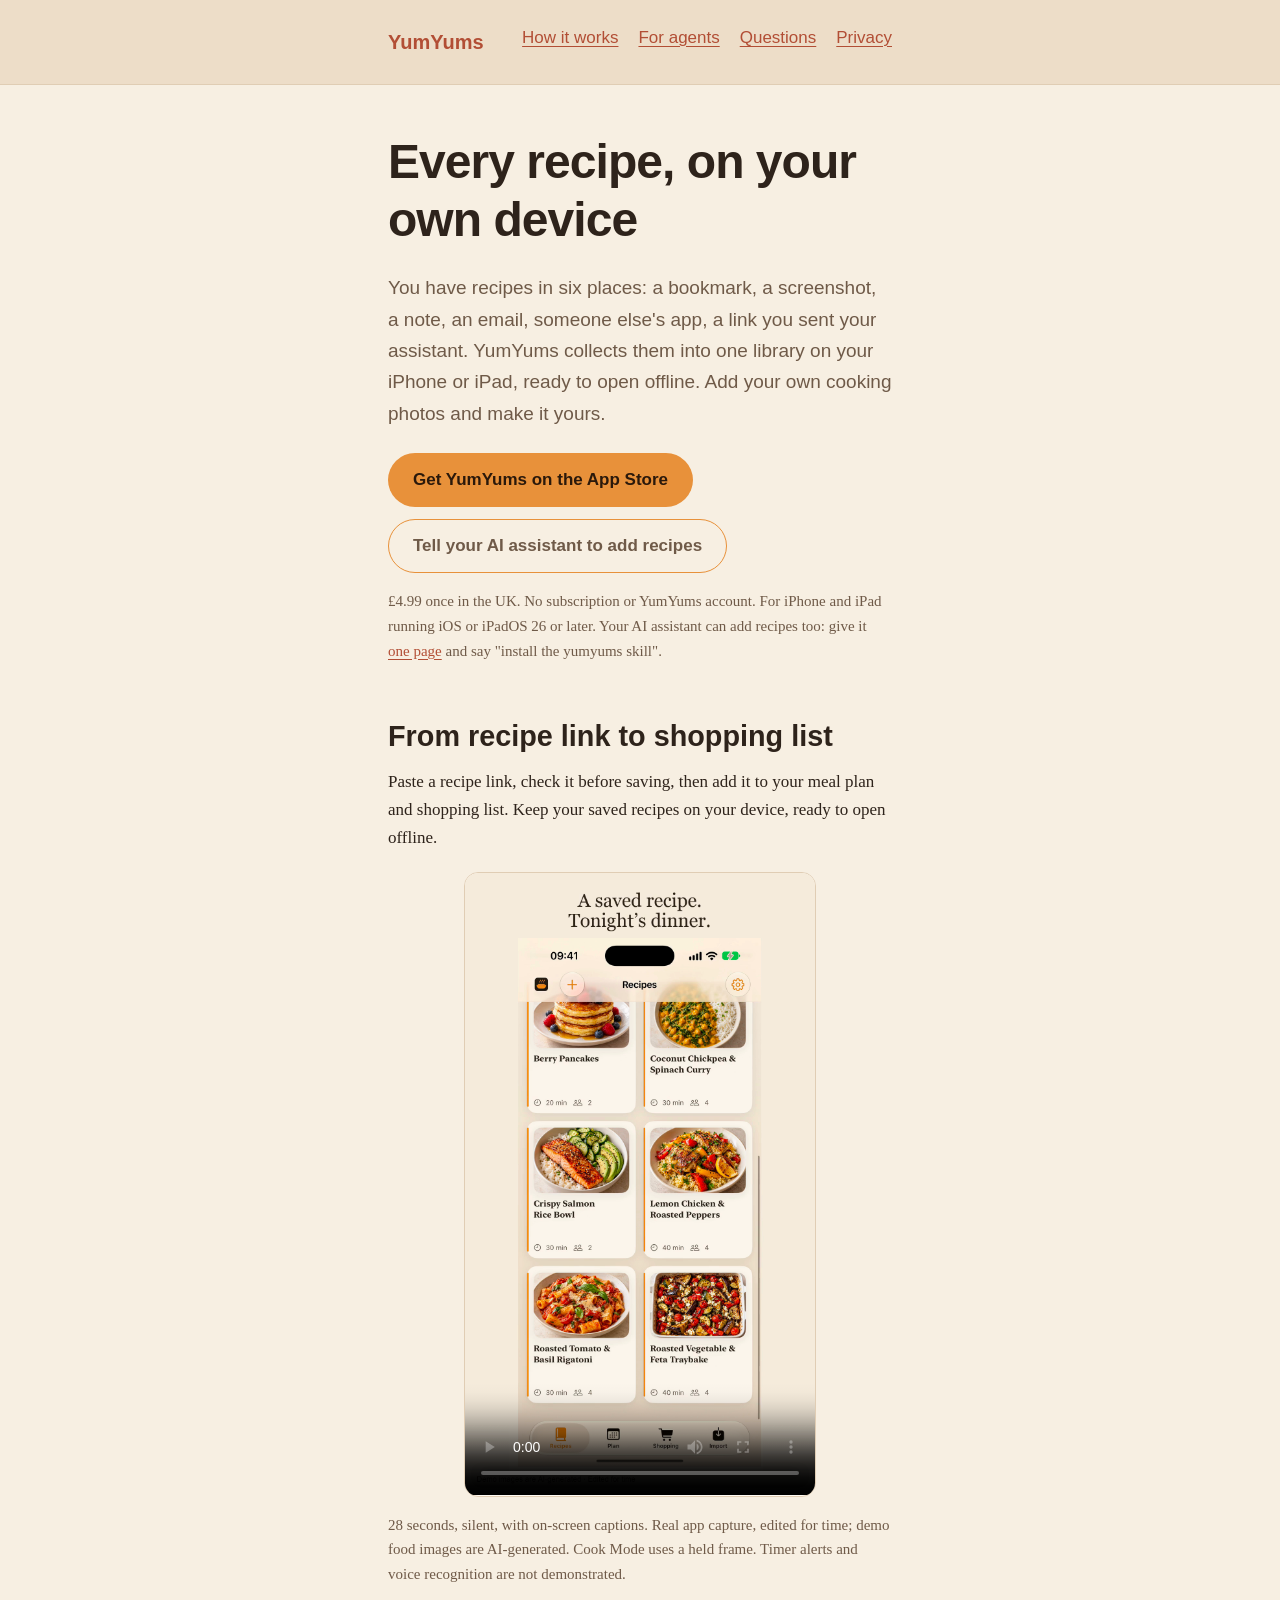
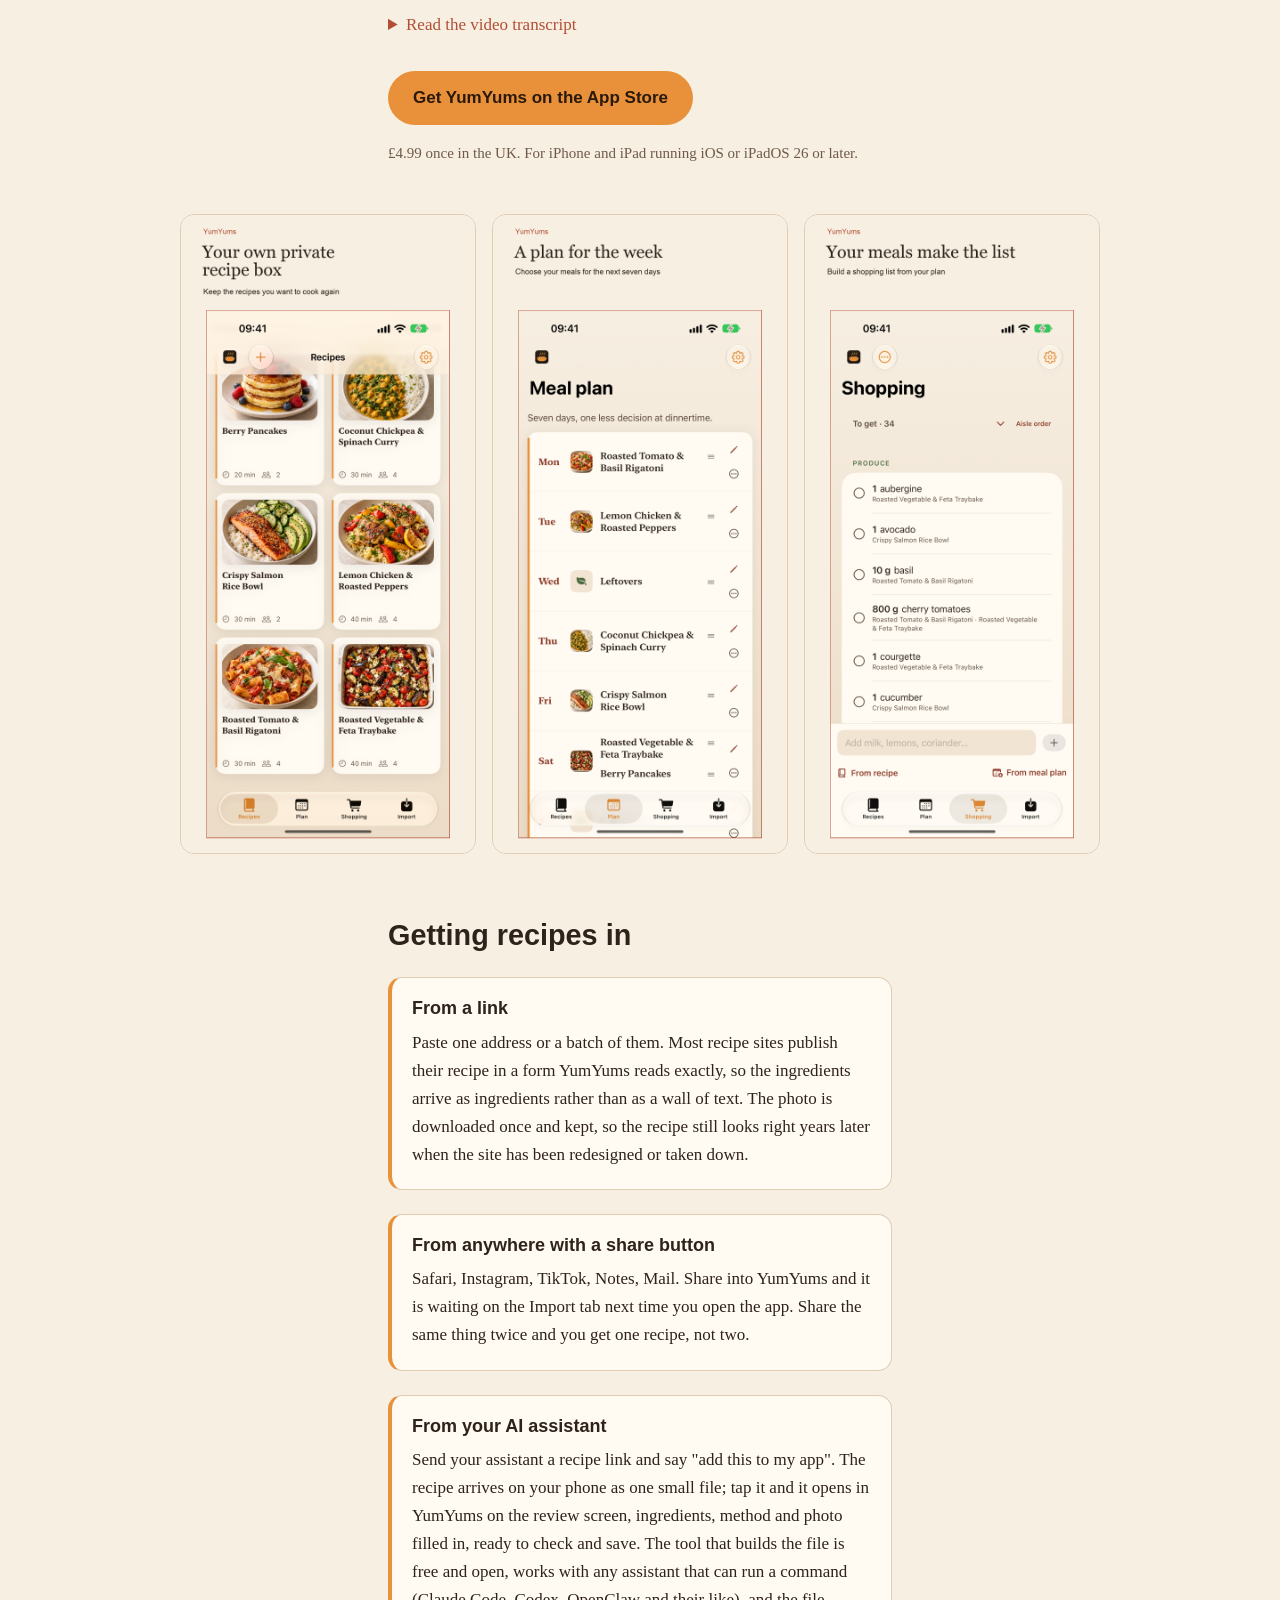
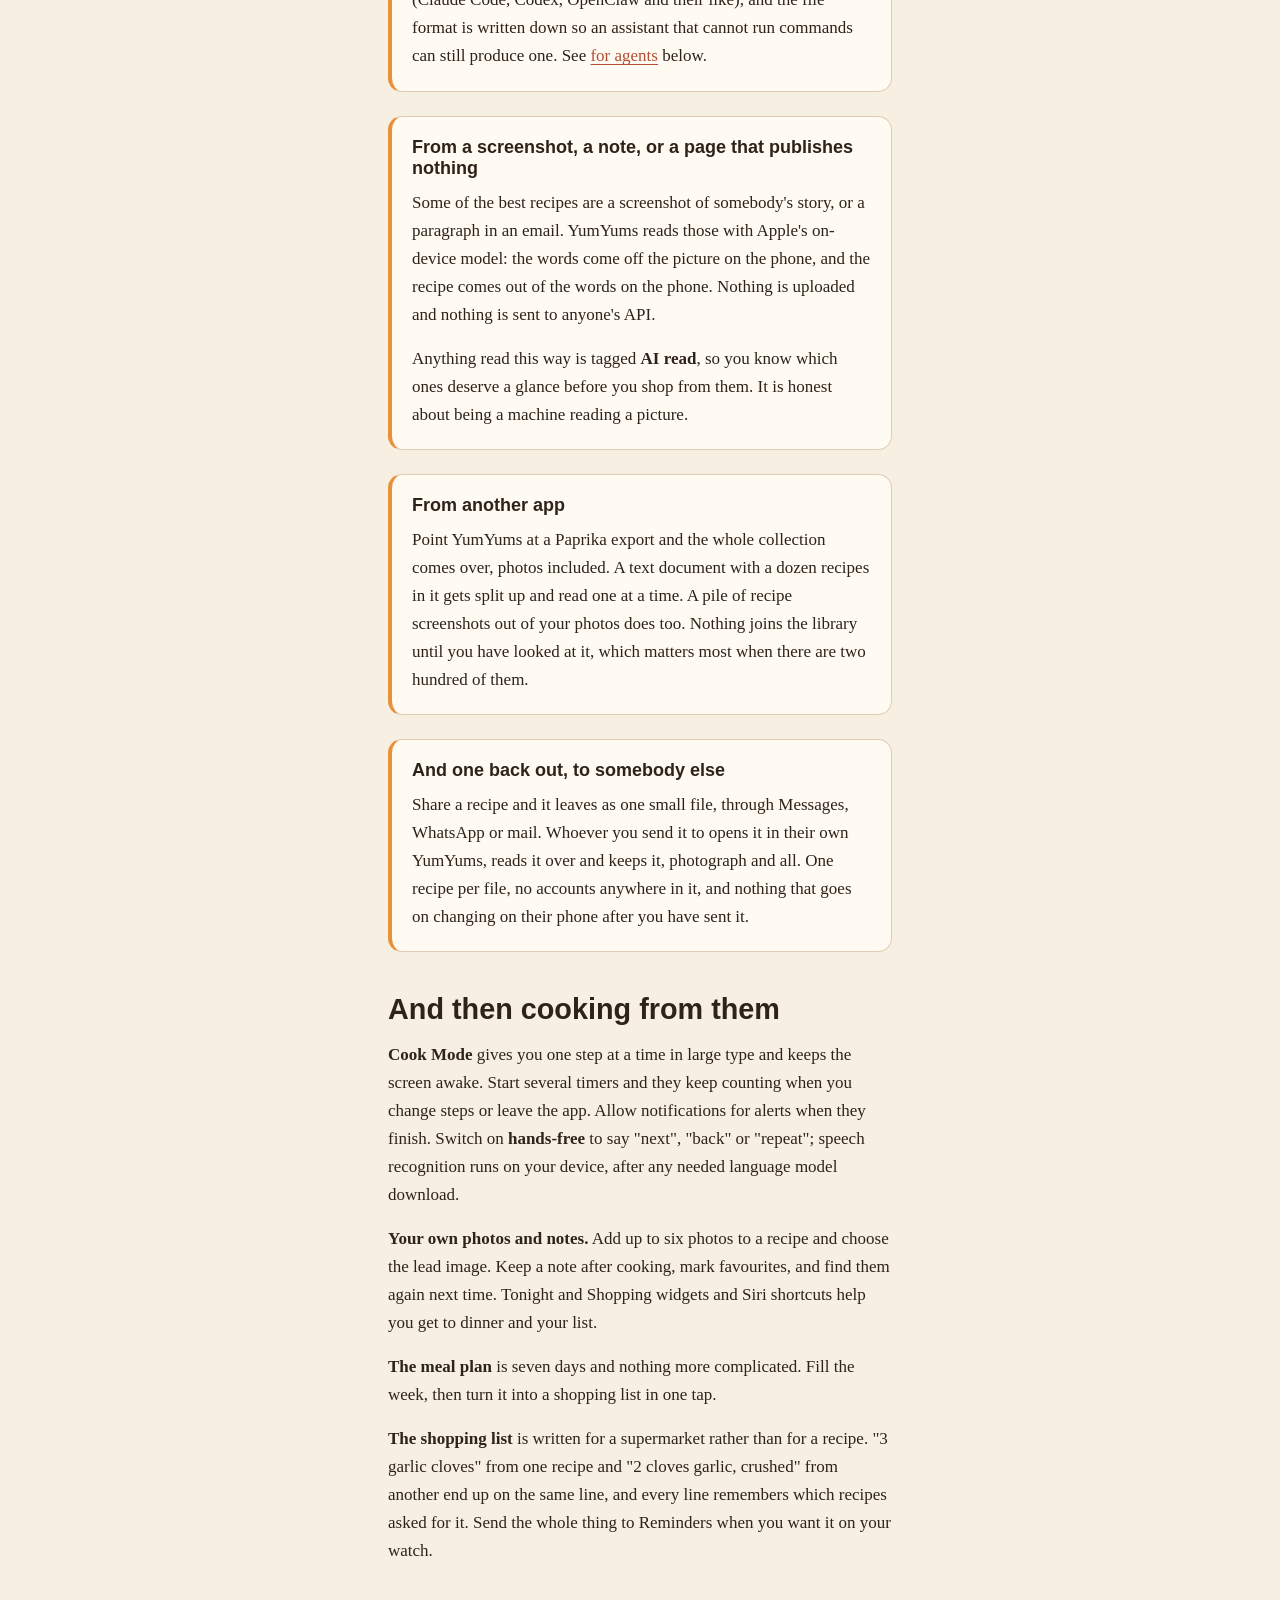
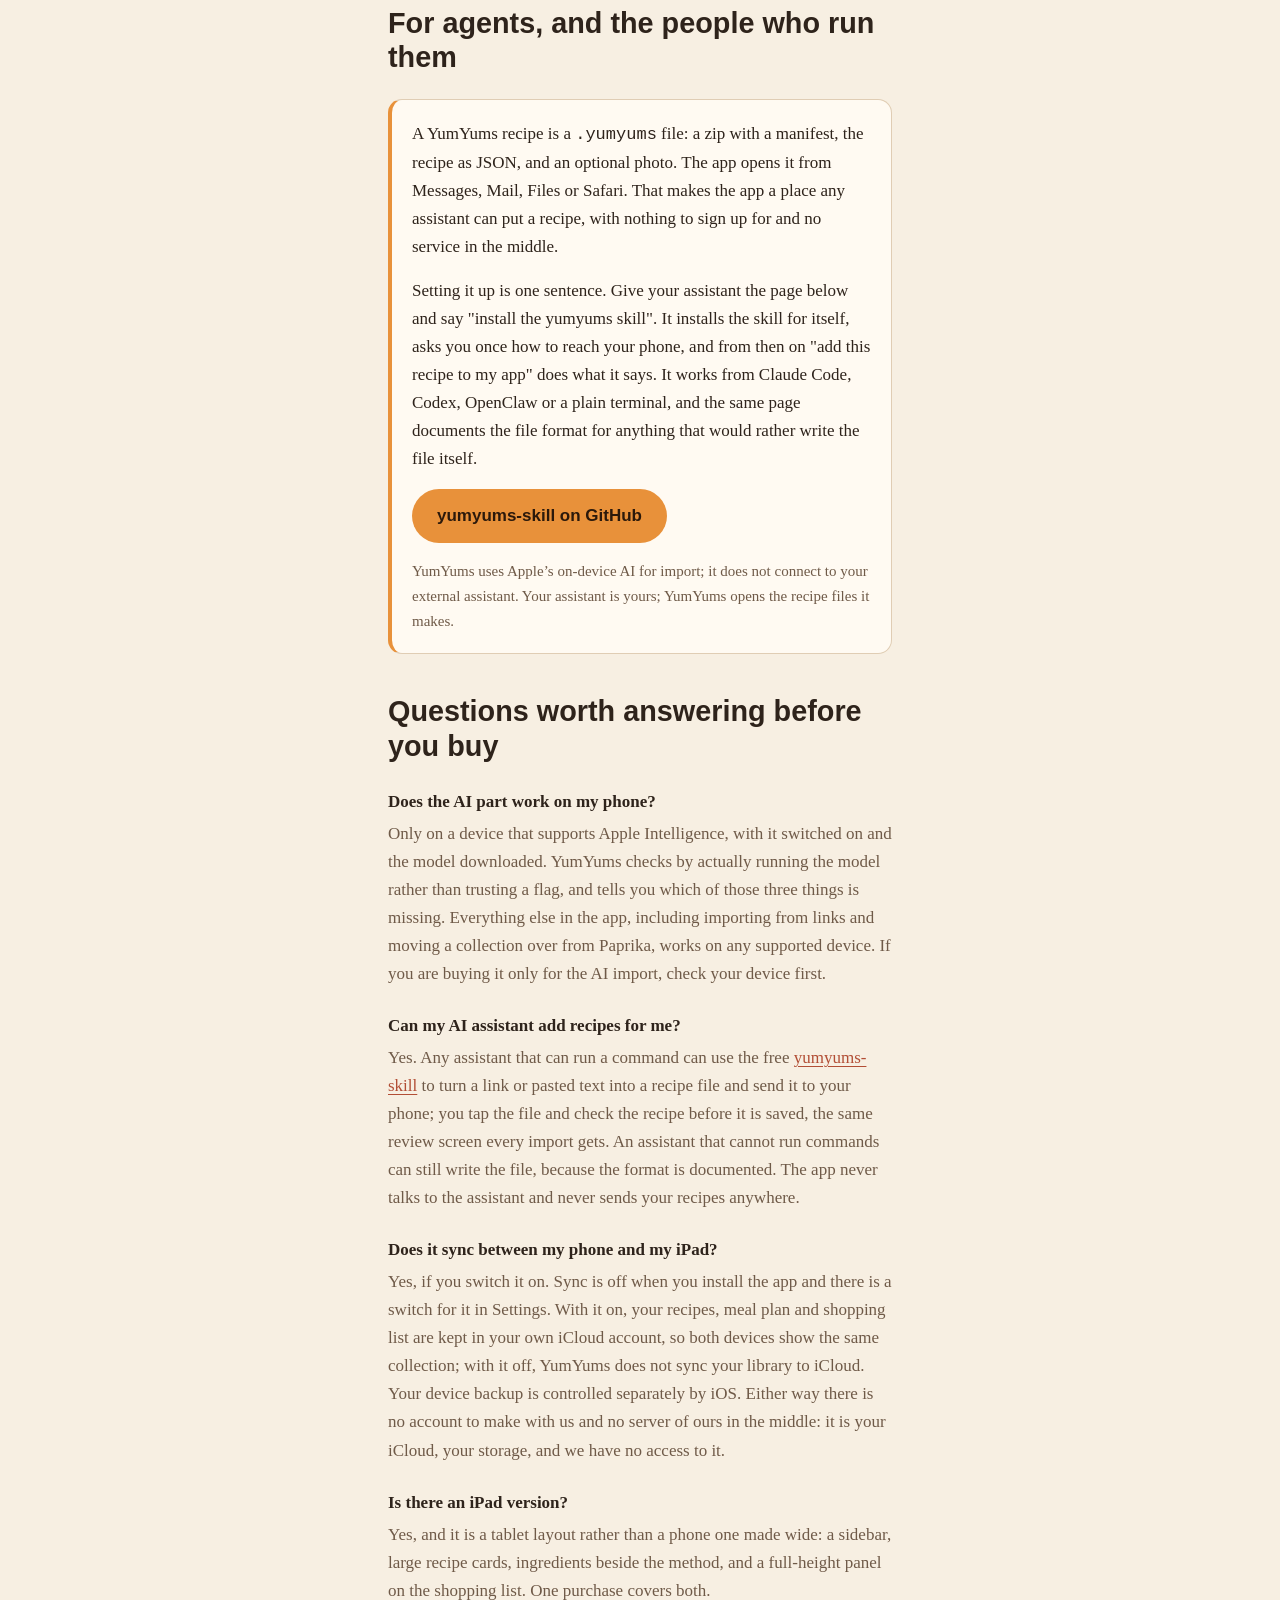
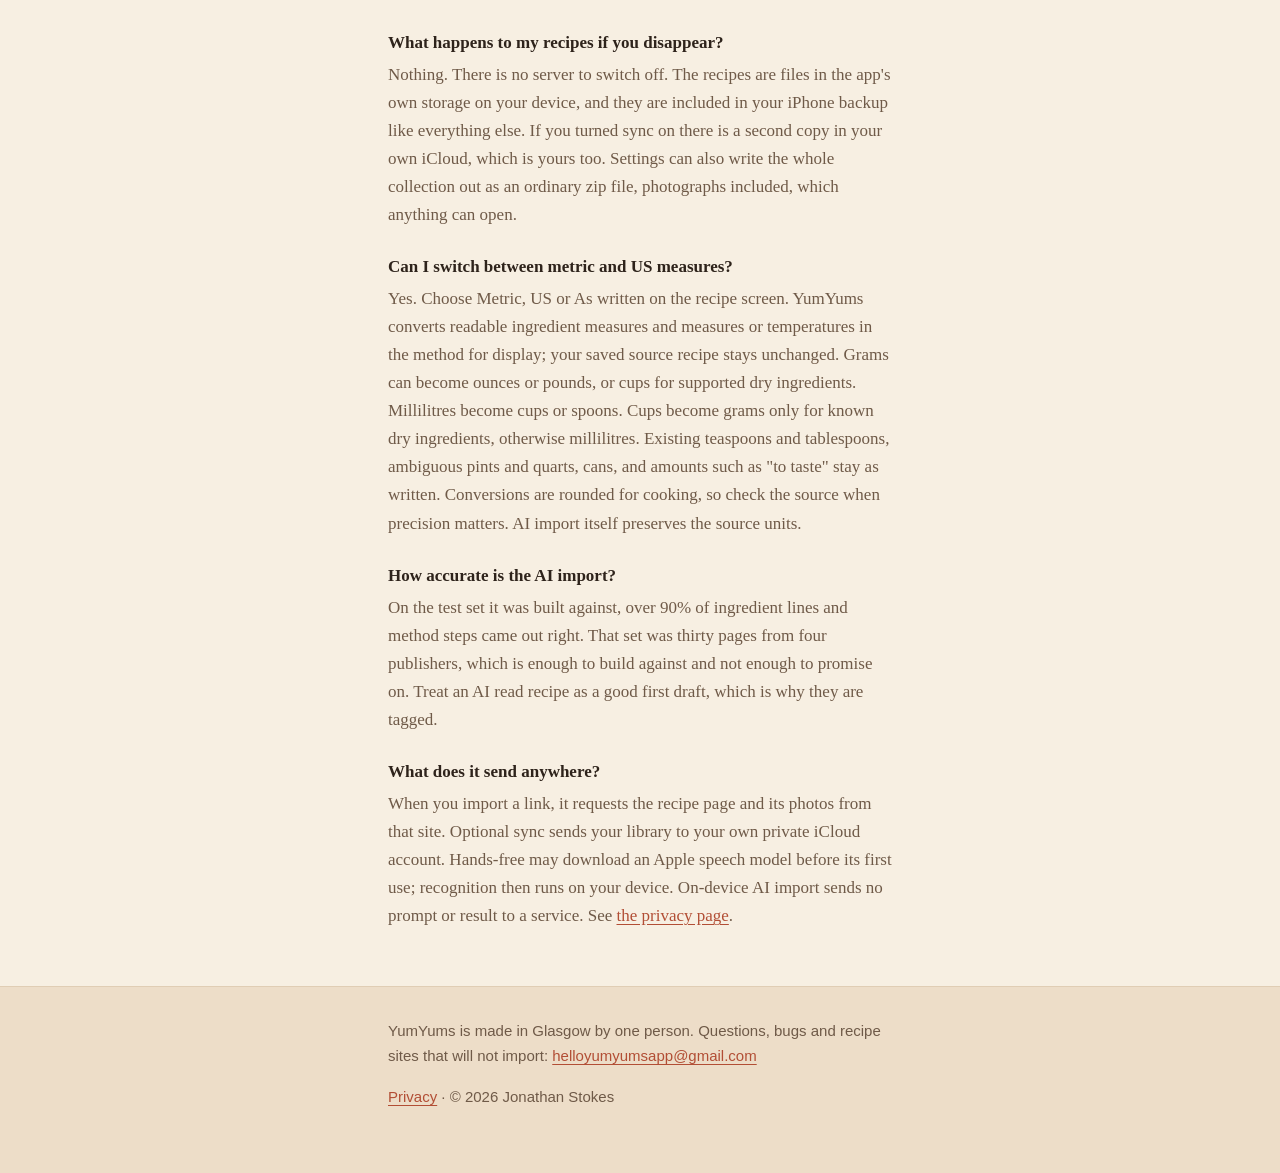
<file: index.html>
<!doctype html>
<html lang="en-GB">
<head>
<meta charset="utf-8">
<meta name="viewport" content="width=device-width, initial-scale=1">
<title>YumYums: every recipe, on your own device</title>
<meta name="description" content="A recipe app for iPhone and iPad that collects recipes from links, screenshots, pasted text, other apps and your own AI assistant into one library on your device. No account, no subscription, and optional sync through your own iCloud.">
<link rel="stylesheet" href="style.css?v=demo-20260930">
</head>
<body>
<a class="skip" href="#main">Skip to content</a>

<header class="masthead">
  <div class="wrap">
    <a class="wordmark" href="index.html">YumYums</a>
    <nav aria-label="Primary">
      <ul>
        <li><a href="#how">How it works</a></li>
        <li><a href="#agents">For agents</a></li>
        <li><a href="#questions">Questions</a></li>
        <li><a href="privacy.html">Privacy</a></li>
      </ul>
    </nav>
  </div>
</header>

<main id="main">

  <section class="hero wrap">
    <h1>Every recipe, on your own device</h1>
    <p class="lede">
      You have recipes in six places: a bookmark, a screenshot, a note, an
      email, someone else's app, a link you sent your assistant. YumYums
      collects them into one library on your iPhone or iPad, ready to open offline.
      Add your own cooking photos and make it yours.
    </p>
    <p class="buttons">
      <a class="button" href="https://apps.apple.com/app/apple-store/id6802465306?pt=129196404&amp;ct=yy_site_demo_202610&amp;mt=8">Get YumYums on the App Store</a>
      <a class="button secondary" href="#agents">Tell your AI assistant to add recipes</a>
    </p>
    <p class="price">
      £4.99 once in the UK. No subscription or YumYums account.
      For iPhone and iPad running iOS or iPadOS 26 or later.
      Your AI assistant can add recipes too: give it
      <a href="https://github.com/jonnys87/yumyums-skill">one page</a> and say
      "install the yumyums skill".
    </p>
  </section>

  <section class="wrap demo" id="demo" aria-labelledby="demo-title">
    <h2 id="demo-title">From recipe link to shopping list</h2>
    <p>Paste a recipe link, check it before saving, then add it to your meal plan
      and shopping list. Keep your saved recipes on your device, ready to open offline.</p>
    <video controls playsinline preload="metadata" width="1080" height="1920"
           poster="media/yumyums-demo-cover.png" aria-label="YumYums recipe to shopping list demo"
           aria-describedby="demo-disclosure">
      <source src="media/yumyums-demo-silent.mp4" type="video/mp4">
      <p>Your browser does not support this video.
        <a href="media/yumyums-demo-silent.mp4">Download the silent demo</a>
        or read the transcript below.</p>
    </video>
    <p class="price" id="demo-disclosure">28 seconds, silent, with on-screen captions.
      Real app capture, edited for time; demo food images are AI-generated.
      Cook Mode uses a held frame. Timer alerts and voice recognition are not demonstrated.</p>
    <details class="demo-transcript">
      <summary>Read the video transcript</summary>
      <ol>
        <li><strong>0:00–0:02:</strong> “A saved recipe. Tonight’s dinner.”
          The recipe library shows six recipes with food photos.</li>
        <li><strong>0:02–0:06:</strong> “Paste a recipe link.”
          A demonstration recipe link is entered on the Import tab.</li>
        <li><strong>0:06–0:10:</strong> “Check it. Save it.”
          The review screen shows ingredients before the saved recipe is added to the plan.</li>
        <li><strong>0:10–0:15:</strong> “Put dinner on the plan.”
          Roasted Tomato &amp; Basil Rigatoni is selected for Monday.</li>
        <li><strong>0:15–0:20:</strong> “Make the shopping list.”
          The week is sent to Shopping; the list shows quantities and recipe attribution.</li>
        <li><strong>0:20–0:24:</strong> “Cook one step at a time.”
          A held Cook Mode frame shows the first step, ingredients and a timer control.</li>
        <li><strong>0:24–0:28:</strong> “YumYums. £4.99 once in the UK.
          iPhone + iPad. iOS/iPadOS 26+.”</li>
      </ol>
      <p>On-screen disclosures: “Demo images are AI-generated · Edited for time”
        and “AI-generated demo food · Real app capture”.</p>
    </details>
    <p class="buttons">
      <a class="button" href="https://apps.apple.com/app/apple-store/id6802465306?pt=129196404&amp;ct=yy_site_demo_202610&amp;mt=8">Get YumYums on the App Store</a>
    </p>
    <p class="price">£4.99 once in the UK. For iPhone and iPad running iOS or iPadOS 26 or later.</p>
  </section>

  <div class="shots" aria-label="YumYums screenshots">
    <img src="screenshots/01-library.png" width="1320" height="2868" loading="lazy" decoding="async"
         alt="Your own private recipe box: six saved recipes with photos, cooking times and servings in the YumYums iPhone library.">
    <img src="screenshots/03-planner.png" width="1320" height="2868" loading="lazy" decoding="async"
         alt="A plan for the week: saved recipes arranged across the meal plan, with leftovers on Wednesday and two recipes on Saturday.">
    <img src="screenshots/04-shopping.png" width="1320" height="2868" loading="lazy" decoding="async"
         alt="Your meals make the list: 34 shopping items grouped in aisle order, showing quantities and the recipes they came from.">
  </div>

  <section class="wrap" id="how">
    <h2>Getting recipes in</h2>

    <div class="card">
      <h3>From a link</h3>
      <p>
        Paste one address or a batch of them. Most recipe sites publish their
        recipe in a form YumYums reads exactly, so the ingredients arrive as
        ingredients rather than as a wall of text. The photo is downloaded once
        and kept, so the recipe still looks right years later when the site has
        been redesigned or taken down.
      </p>
    </div>

    <div class="card">
      <h3>From anywhere with a share button</h3>
      <p>
        Safari, Instagram, TikTok, Notes, Mail. Share into YumYums and it is
        waiting on the Import tab next time you open the app. Share the same
        thing twice and you get one recipe, not two.
      </p>
    </div>

    <div class="card">
      <h3>From your AI assistant</h3>
      <p>
        Send your assistant a recipe link and say "add this to my app". The
        recipe arrives on your phone as one small file; tap it and it opens in
        YumYums on the review screen, ingredients, method and photo filled in,
        ready to check and save. The tool that builds the file is free and open,
        works with any assistant that can run a command (Claude Code, Codex,
        OpenClaw and their like), and the file format is written down so an
        assistant that cannot run commands can still produce one. See
        <a href="#agents">for agents</a> below.
      </p>
    </div>

    <div class="card">
      <h3>From a screenshot, a note, or a page that publishes nothing</h3>
      <p>
        Some of the best recipes are a screenshot of somebody's story, or a
        paragraph in an email. YumYums reads those with Apple's on-device
        model: the words come off the picture on the phone, and the recipe
        comes out of the words on the phone. Nothing is uploaded and nothing is
        sent to anyone's API.
      </p>
      <p>
        Anything read this way is tagged <strong>AI read</strong>, so you know
        which ones deserve a glance before you shop from them. It is honest
        about being a machine reading a picture.
      </p>
    </div>

    <div class="card">
      <h3>From another app</h3>
      <p>
        Point YumYums at a Paprika export and the whole collection comes over,
        photos included. A text document with a dozen recipes in it gets split
        up and read one at a time. A pile of recipe screenshots out of your
        photos does too. Nothing joins the library until you have looked at it,
        which matters most when there are two hundred of them.
      </p>
    </div>

    <div class="card">
      <h3>And one back out, to somebody else</h3>
      <p>
        Share a recipe and it leaves as one small file, through Messages,
        WhatsApp or mail. Whoever you send it to opens it in their own YumYums,
        reads it over and keeps it, photograph and all. One recipe per file, no
        accounts anywhere in it, and nothing that goes on changing on their
        phone after you have sent it.
      </p>
    </div>

    <h2>And then cooking from them</h2>

    <p>
      <strong>Cook Mode</strong> gives you one step at a time in large type and
      keeps the screen awake. Start several timers and they keep counting when
      you change steps or leave the app. Allow notifications for alerts when
      they finish. Switch on <strong>hands-free</strong> to say "next", "back"
      or "repeat"; speech recognition runs on your device, after any needed
      language model download.
    </p>
    <p>
      <strong>Your own photos and notes.</strong> Add up to six photos to a recipe
      and choose the lead image. Keep a note after cooking, mark favourites,
      and find them again next time. Tonight and Shopping widgets and Siri
      shortcuts help you get to dinner and your list.
    </p>
    <p>
      <strong>The meal plan</strong> is seven days and nothing more complicated.
      Fill the week, then turn it into a shopping list in one tap.
    </p>
    <p>
      <strong>The shopping list</strong> is written for a supermarket rather
      than for a recipe. "3 garlic cloves" from one recipe and "2 cloves garlic,
      crushed" from another end up on the same line, and every line remembers
      which recipes asked for it. Send the whole thing to Reminders when you
      want it on your watch.
    </p>
  </section>

  <section class="wrap" id="agents">
    <h2>For agents, and the people who run them</h2>

    <div class="card">
      <p>
        A YumYums recipe is a <code>.yumyums</code> file: a zip with a manifest,
        the recipe as JSON, and an optional photo. The app opens it from
        Messages, Mail, Files or Safari. That makes the app a place any assistant
        can put a recipe, with nothing to sign up for and no service in the
        middle.
      </p>
      <p>
        Setting it up is one sentence. Give your assistant the page below and
        say "install the yumyums skill". It installs the skill for itself, asks
        you once how to reach your phone, and from then on "add this recipe to
        my app" does what it says. It works from Claude Code, Codex, OpenClaw or
        a plain terminal, and the same page documents the file format for
        anything that would rather write the file itself.
      </p>
      <p>
        <a class="button" href="https://github.com/jonnys87/yumyums-skill">yumyums-skill on GitHub</a>
      </p>
      <p class="price">
        YumYums uses Apple’s on-device AI for import; it does not connect to
        your external assistant. Your assistant is yours; YumYums opens the
        recipe files it makes.
      </p>
    </div>
  </section>

  <section class="wrap" id="questions">
    <h2>Questions worth answering before you buy</h2>

    <dl>
      <dt>Does the AI part work on my phone?</dt>
      <dd>
        Only on a device that supports Apple Intelligence, with it switched on
        and the model downloaded. YumYums checks by actually running the model
        rather than trusting a flag, and tells you which of those three things
        is missing. Everything else in the app, including importing from links
        and moving a collection over from Paprika, works on any supported
        device. If you are buying it only for the AI import, check your device
        first.
      </dd>

      <dt>Can my AI assistant add recipes for me?</dt>
      <dd>
        Yes. Any assistant that can run a command can use the free
        <a href="#agents">yumyums-skill</a> to turn a link or pasted text into a
        recipe file and send it to your phone; you tap the file and check the
        recipe before it is saved, the same review screen every import gets.
        An assistant that cannot run commands can still write the file, because
        the format is documented. The app never talks to the assistant and
        never sends your recipes anywhere.
      </dd>

      <dt>Does it sync between my phone and my iPad?</dt>
      <dd>
        Yes, if you switch it on. Sync is off when you install the app and
        there is a switch for it in Settings. With it on, your recipes, meal
        plan and shopping list are kept in your own iCloud account, so both
        devices show the same collection; with it off, YumYums does not sync
        your library to iCloud. Your device backup is controlled separately by iOS.
        Either way there is no account to make with us and no
        server of ours in the middle: it is your iCloud, your storage, and
        we have no access to it.
      </dd>

      <dt>Is there an iPad version?</dt>
      <dd>
        Yes, and it is a tablet layout rather than a phone one made wide: a
        sidebar, large recipe cards, ingredients beside the method, and a
        full-height panel on the shopping list. One purchase covers both.
      </dd>

      <dt>What happens to my recipes if you disappear?</dt>
      <dd>
        Nothing. There is no server to switch off. The recipes are files in the
        app's own storage on your device, and they are included in your iPhone
        backup like everything else. If you turned sync on there is a second
        copy in your own iCloud, which is yours too. Settings can also write
        the whole collection out as an ordinary zip file, photographs included,
        which anything can open.
      </dd>

      <dt>Can I switch between metric and US measures?</dt>
      <dd>
        Yes. Choose Metric, US or As written on the recipe screen. YumYums
        converts readable ingredient measures and measures or temperatures in
        the method for display; your saved source recipe stays unchanged.
        Grams can become ounces or pounds, or cups for supported dry ingredients.
        Millilitres become cups or spoons. Cups become grams only for known
        dry ingredients, otherwise millilitres. Existing teaspoons and tablespoons,
        ambiguous pints and quarts, cans, and amounts such as "to taste" stay
        as written. Conversions are rounded for cooking, so check the source
        when precision matters. AI import itself preserves the source units.
      </dd>

      <dt>How accurate is the AI import?</dt>
      <dd>
        On the test set it was built against, over 90% of ingredient lines and
        method steps came out right. That set was thirty pages from four
        publishers, which is enough to build against and not enough to promise
        on. Treat an AI read recipe as a good first draft, which is why they are
        tagged.
      </dd>

      <dt>What does it send anywhere?</dt>
      <dd>
        When you import a link, it requests the recipe page and its photos
        from that site. Optional sync sends your library to your own private
        iCloud account. Hands-free may download an Apple speech model before
        its first use; recognition then runs on your device. On-device AI import
        sends no prompt or result to a service. See
        <a href="privacy.html">the privacy page</a>.
      </dd>
    </dl>
  </section>

</main>

<footer>
  <div class="wrap">
    <p>
      YumYums is made in Glasgow by one person.
      Questions, bugs and recipe sites that will not import:
      <a href="mailto:helloyumyumsapp@gmail.com">helloyumyumsapp@gmail.com</a>
    </p>
    <p><a href="privacy.html">Privacy</a> &middot; &copy; 2026 Jonathan Stokes</p>
  </div>
</footer>

</body>
</html>
</file>
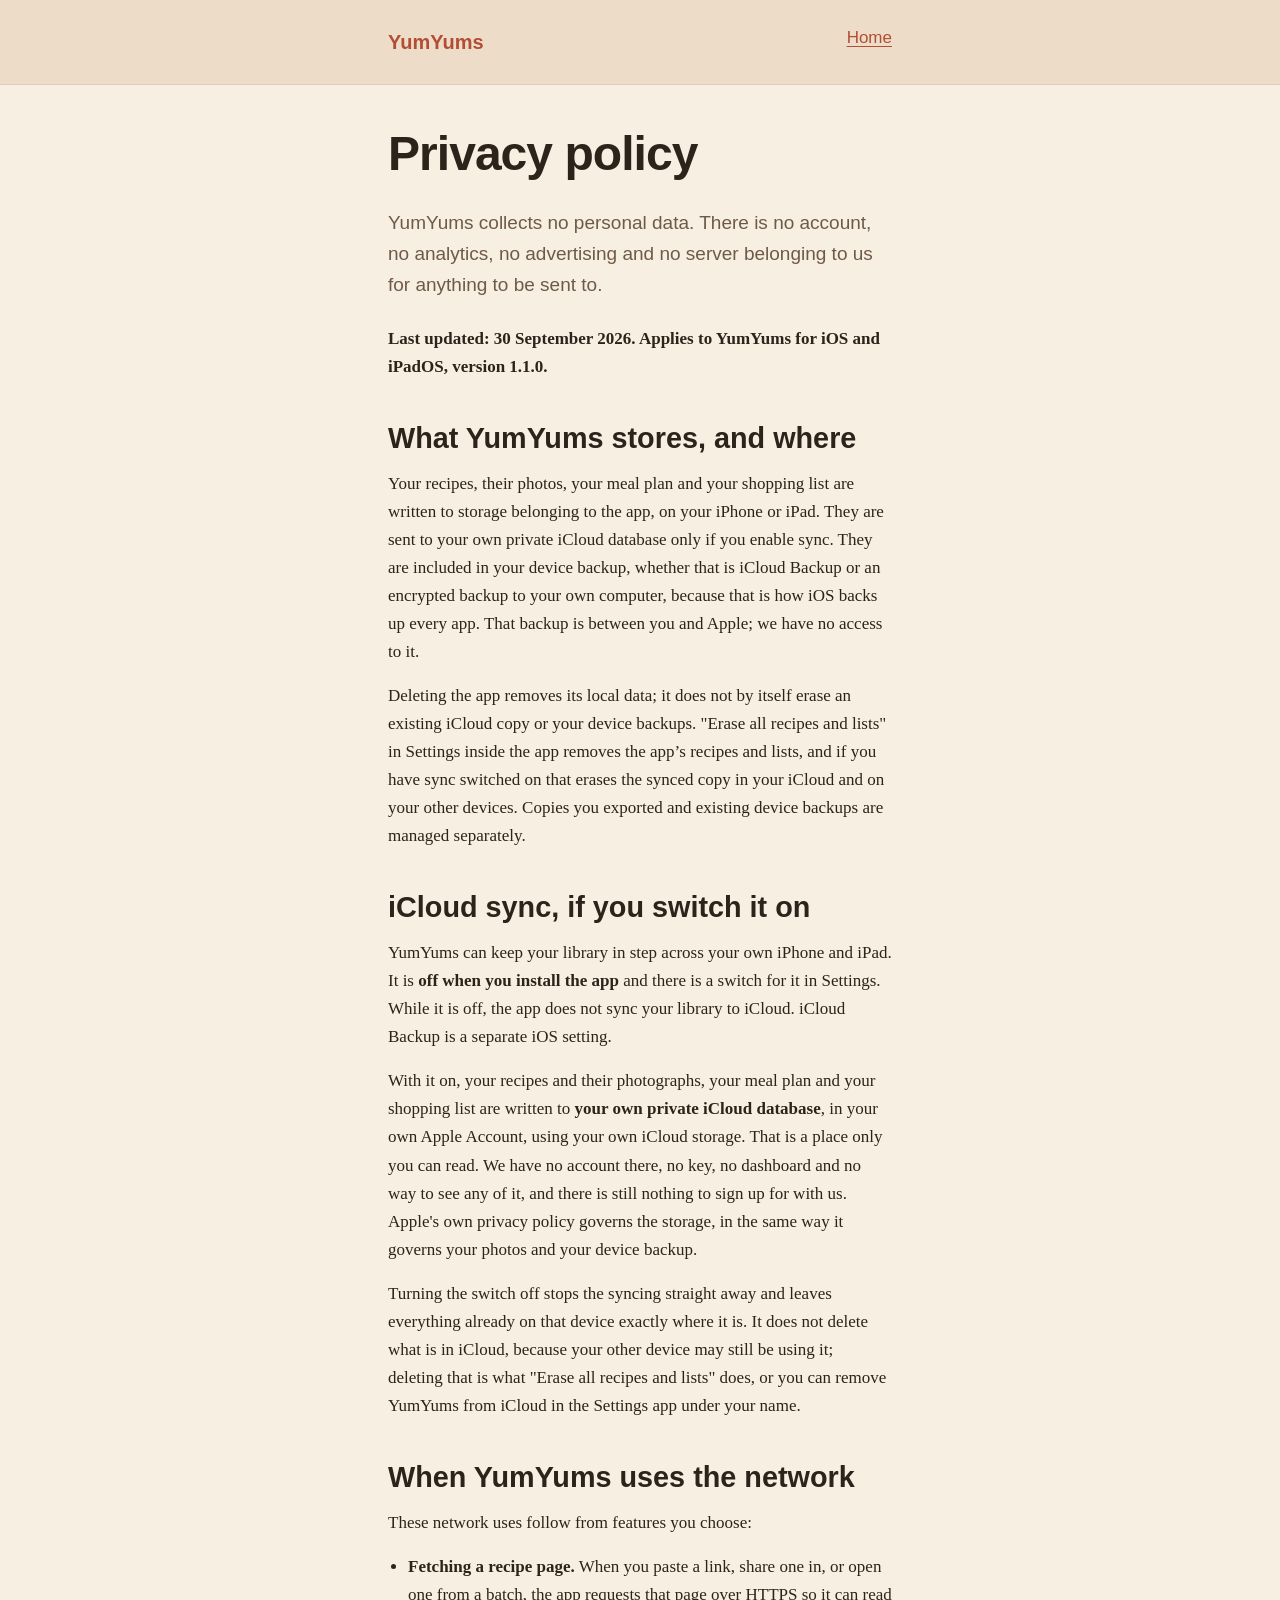
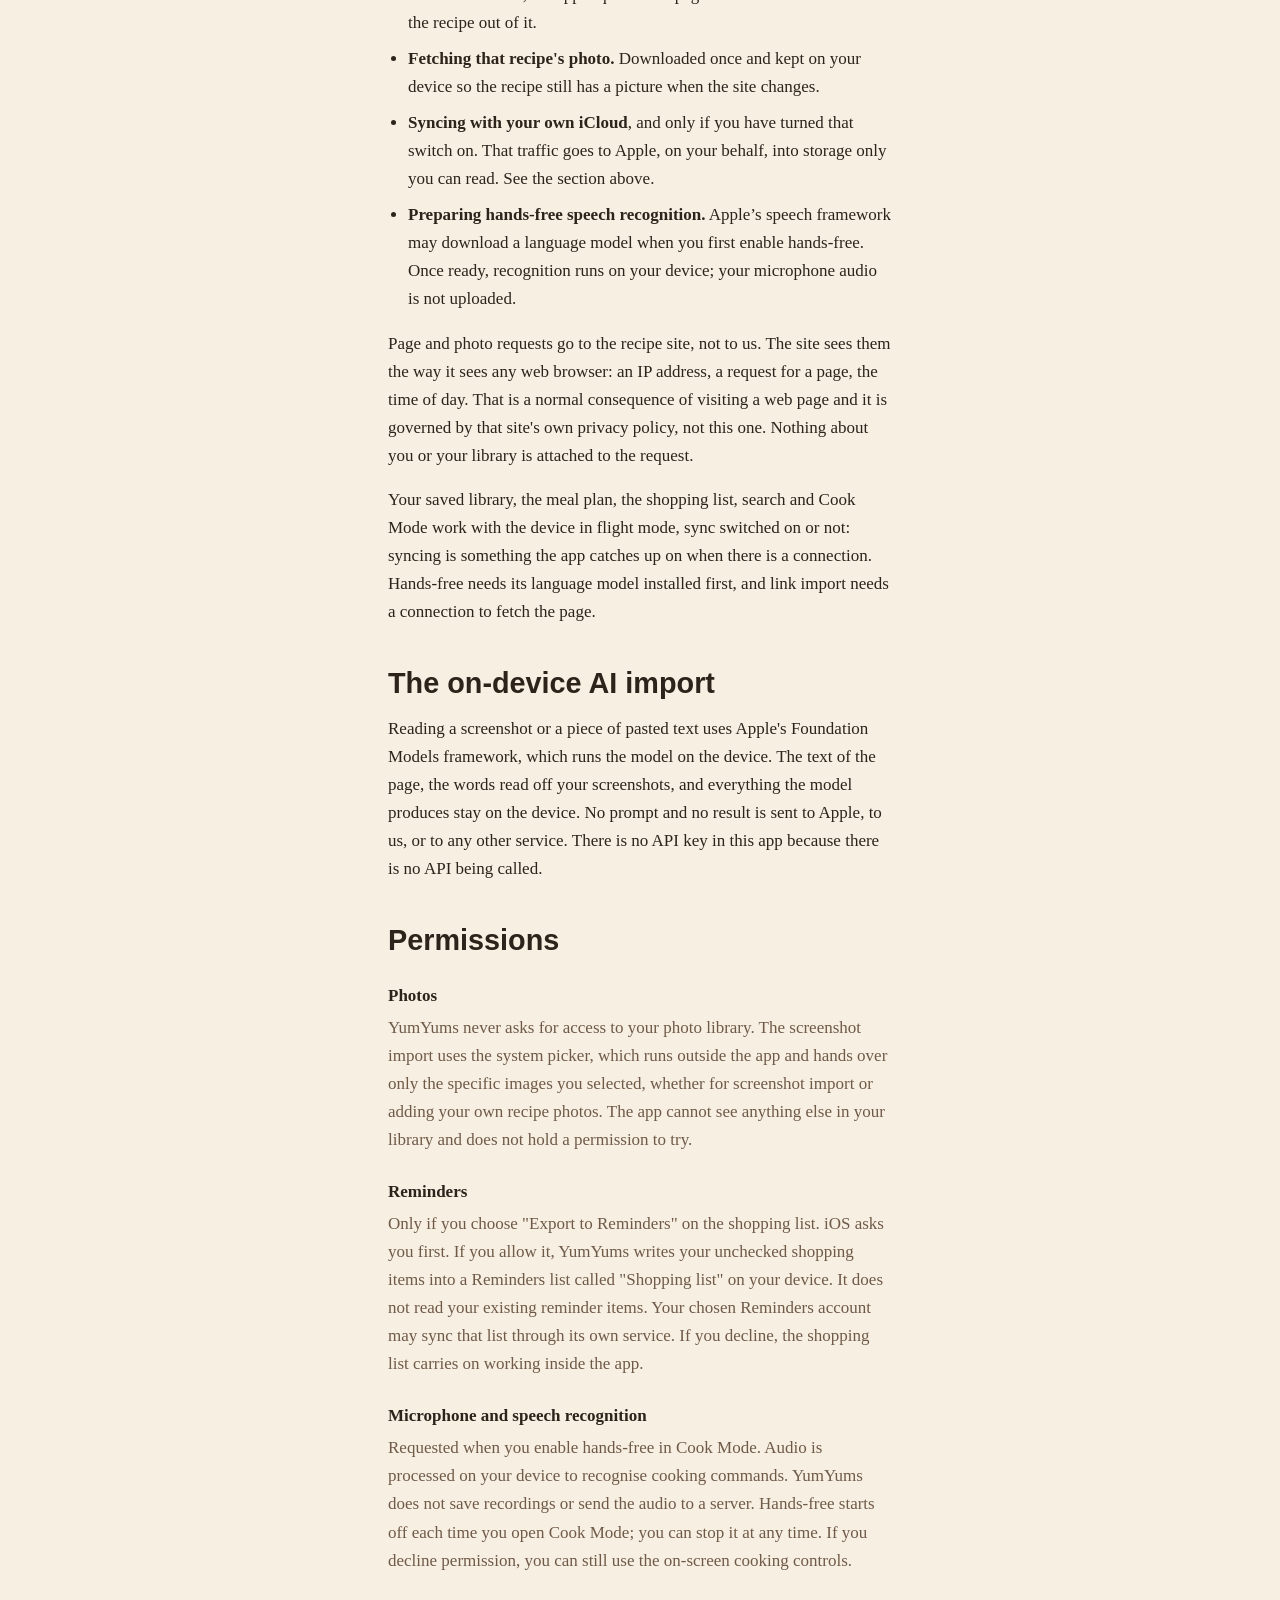
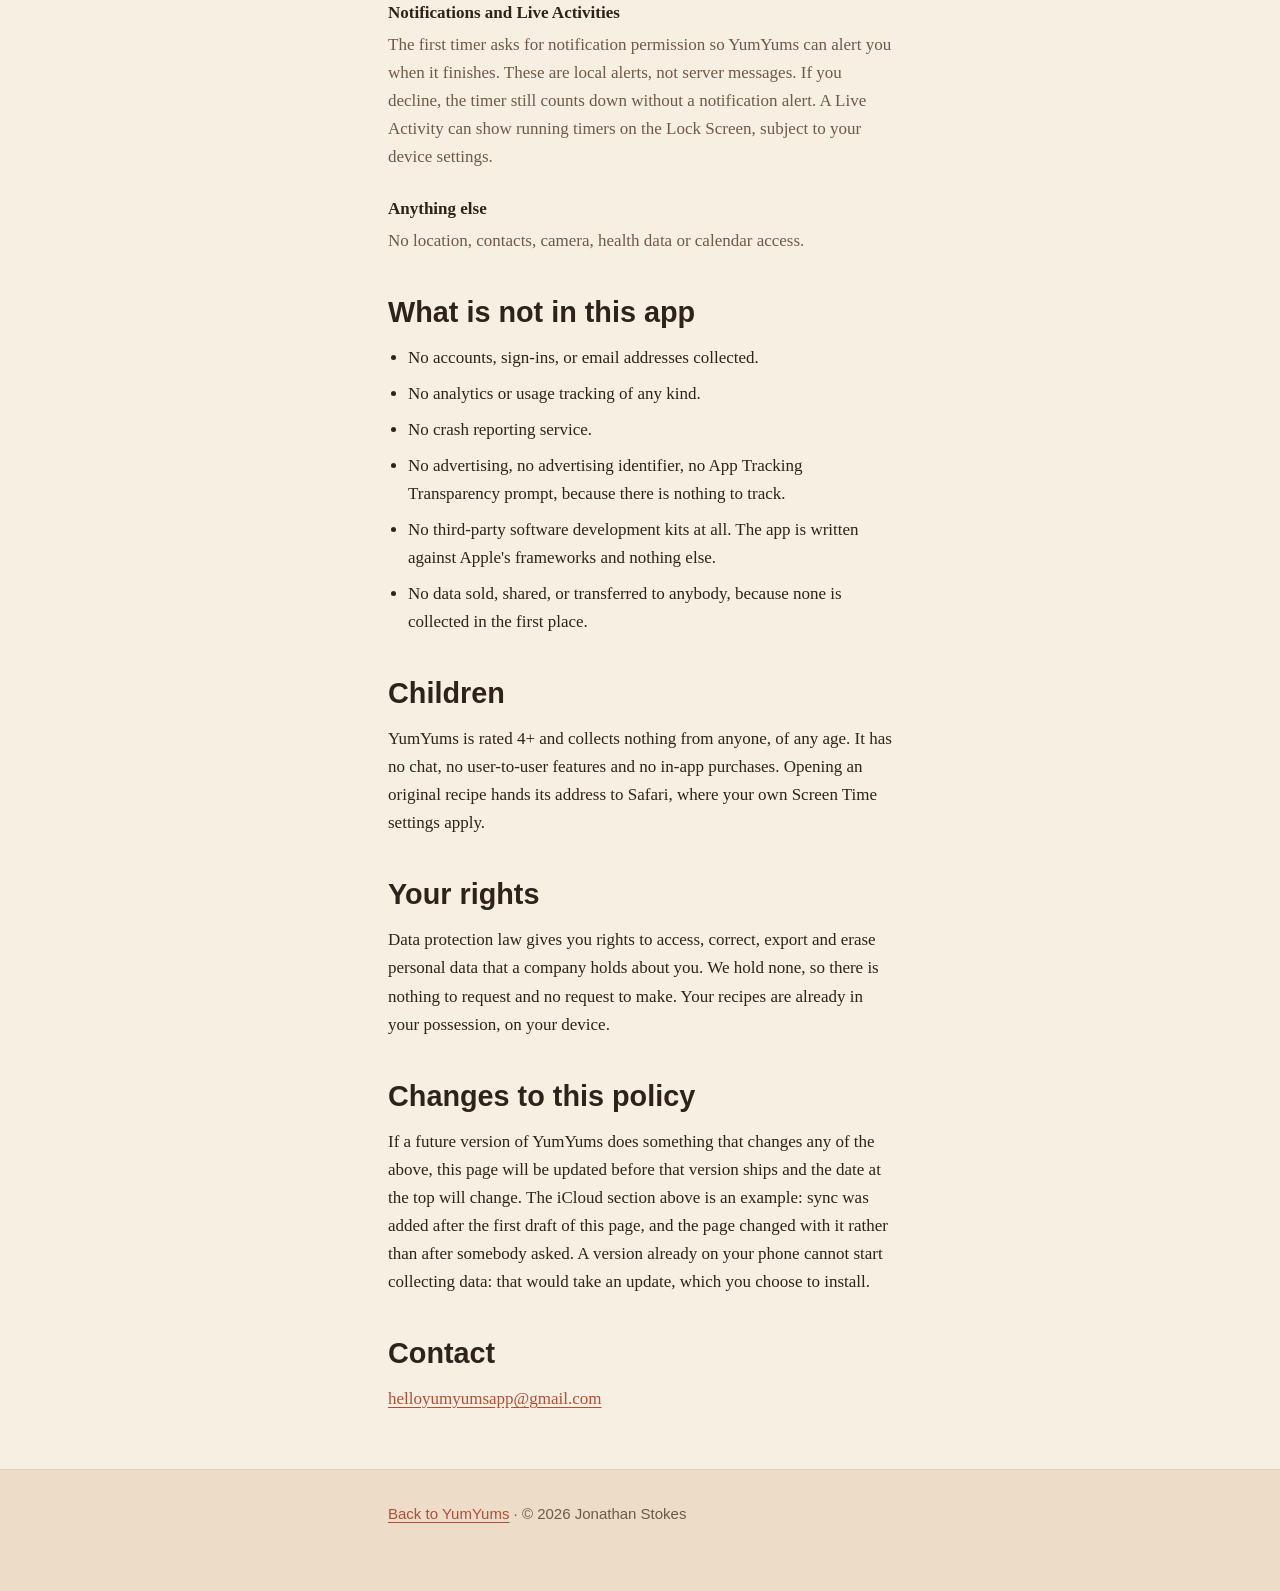
<file: privacy.html>
<!doctype html>
<html lang="en-GB">
<head>
<meta charset="utf-8">
<meta name="viewport" content="width=device-width, initial-scale=1">
<title>YumYums privacy policy</title>
<meta name="description" content="YumYums collects no data. No account, no analytics, no server. It fetches the recipe pages you ask for, and syncs to your own iCloud only if you switch that on.">
<link rel="stylesheet" href="style.css">
</head>
<body>
<a class="skip" href="#main">Skip to content</a>

<header class="masthead">
  <div class="wrap">
    <a class="wordmark" href="index.html">YumYums</a>
    <nav aria-label="Primary">
      <ul>
        <li><a href="index.html">Home</a></li>
      </ul>
    </nav>
  </div>
</header>

<main id="main" class="wrap">

  <h1>Privacy policy</h1>
  <p class="lede">
    YumYums collects no personal data. There is no account, no analytics, no
    advertising and no server belonging to us for anything to be sent to.
  </p>
  <p><strong>Last updated: 30 September 2026. Applies to YumYums for iOS and iPadOS, version 1.1.0.</strong></p>

  <h2>What YumYums stores, and where</h2>
  <p>
    Your recipes, their photos, your meal plan and your shopping list are
    written to storage belonging to the app, on your iPhone or iPad. They are
    sent to your own private iCloud database only if you enable sync.
    They are included in your device backup, whether that is
    iCloud Backup or an encrypted backup to your own computer, because that is
    how iOS backs up every app. That backup is between you and Apple; we have no
    access to it.
  </p>
  <p>
    Deleting the app removes its local data; it does not by itself erase
    an existing iCloud copy or your device backups. "Erase all recipes and lists" in
    Settings inside the app removes the app’s recipes and lists, and if you
    have sync switched on that erases the
    synced copy in your iCloud and on your other devices. Copies you exported
    and existing device backups are managed separately.
  </p>

  <h2>iCloud sync, if you switch it on</h2>
  <p>
    YumYums can keep your library in step across your own iPhone and iPad. It is
    <strong>off when you install the app</strong> and there is a switch for it in
    Settings. While it is off, the app does not sync your library to iCloud.
    iCloud Backup is a separate iOS setting.
  </p>
  <p>
    With it on, your recipes and their photographs, your meal plan and your
    shopping list are written to <strong>your own private iCloud database</strong>,
    in your own Apple Account, using your own iCloud storage. That is a place
    only you can read. We have no account there, no key, no dashboard and no way
    to see any of it, and there is still nothing to sign up for with us. Apple's
    own privacy policy governs the storage, in the same way it governs your
    photos and your device backup.
  </p>
  <p>
    Turning the switch off stops the syncing straight away and leaves everything
    already on that device exactly where it is. It does not delete what is in
    iCloud, because your other device may still be using it; deleting that is
    what "Erase all recipes and lists" does, or you can remove YumYums from
    iCloud in the Settings app under your name.
  </p>

  <h2>When YumYums uses the network</h2>
  <p>These network uses follow from features you choose:</p>
  <ul>
    <li>
      <strong>Fetching a recipe page.</strong> When you paste a link, share one
      in, or open one from a batch, the app requests that page over HTTPS so it
      can read the recipe out of it.
    </li>
    <li>
      <strong>Fetching that recipe's photo.</strong> Downloaded once and kept on
      your device so the recipe still has a picture when the site changes.
    </li>
    <li>
      <strong>Syncing with your own iCloud</strong>, and only if you have turned
      that switch on. That traffic goes to Apple, on your behalf, into storage
      only you can read. See the section above.
    </li>
    <li>
      <strong>Preparing hands-free speech recognition.</strong> Apple’s speech
      framework may download a language model when you first enable hands-free.
      Once ready, recognition runs on your device; your microphone audio is
      not uploaded.
    </li>
  </ul>
  <p>
    Page and photo requests go to the recipe site, not to us. The site sees them the
    way it sees any web browser: an IP address, a request for a page, the time
    of day. That is a normal consequence of visiting a web page and it is
    governed by that site's own privacy policy, not this one. Nothing about you
    or your library is attached to the request.
  </p>
  <p>
    Your saved library, the meal plan, the
    shopping list, search and Cook Mode work with the
    device in flight mode, sync switched on or not: syncing is something the app
    catches up on when there is a connection. Hands-free needs its language
    model installed first, and link import needs a connection to fetch the page.
  </p>

  <h2>The on-device AI import</h2>
  <p>
    Reading a screenshot or a piece of pasted text uses Apple's Foundation
    Models framework, which runs the model on the device. The text of the page,
    the words read off your screenshots, and everything the model produces stay
    on the device. No prompt and no result is sent to Apple, to us, or to any
    other service. There is no API key in this app because there is no API being
    called.
  </p>

  <h2>Permissions</h2>
  <dl>
    <dt>Photos</dt>
    <dd>
      YumYums never asks for access to your photo library. The screenshot import
      uses the system picker, which runs outside the app and hands over only the
      specific images you selected, whether for screenshot import or adding
      your own recipe photos. The app cannot see anything else in your
      library and does not hold a permission to try.
    </dd>

    <dt>Reminders</dt>
    <dd>
      Only if you choose "Export to Reminders" on the shopping list. iOS asks
      you first. If you allow it, YumYums writes your unchecked shopping items
      into a Reminders list called "Shopping list" on your device. It does not
      read your existing reminder items. Your chosen Reminders account may sync
      that list through its own service. If you decline,
      the shopping list carries on working inside the app.
    </dd>

    <dt>Microphone and speech recognition</dt>
    <dd>
      Requested when you enable hands-free in Cook Mode. Audio is processed
      on your device to recognise cooking commands. YumYums does not save
      recordings or send the audio to a server. Hands-free starts off each
      time you open Cook Mode; you can stop it at any time. If you decline
      permission, you can still use the on-screen cooking controls.
    </dd>

    <dt>Notifications and Live Activities</dt>
    <dd>
      The first timer asks for notification permission so YumYums can alert
      you when it finishes. These are local alerts, not server messages.
      If you decline, the timer still counts down without a notification alert.
      A Live Activity can show running timers on the Lock Screen, subject to
      your device settings.
    </dd>

    <dt>Anything else</dt>
    <dd>
      No location, contacts, camera, health data or calendar access.
    </dd>
  </dl>

  <h2>What is not in this app</h2>
  <ul>
    <li>No accounts, sign-ins, or email addresses collected.</li>
    <li>No analytics or usage tracking of any kind.</li>
    <li>No crash reporting service.</li>
    <li>No advertising, no advertising identifier, no App Tracking Transparency
        prompt, because there is nothing to track.</li>
    <li>No third-party software development kits at all. The app is written
        against Apple's frameworks and nothing else.</li>
    <li>No data sold, shared, or transferred to anybody, because none is
        collected in the first place.</li>
  </ul>

  <h2>Children</h2>
  <p>
    YumYums is rated 4+ and collects nothing from anyone, of any age. It has no
    chat, no user-to-user features and no in-app purchases.
    Opening an original recipe hands its address to
    Safari, where your own Screen Time settings apply.
  </p>

  <h2>Your rights</h2>
  <p>
    Data protection law gives you rights to access, correct, export and erase
    personal data that a company holds about you. We hold none, so there is
    nothing to request and no request to make. Your recipes are already in your
    possession, on your device.
  </p>

  <h2>Changes to this policy</h2>
  <p>
    If a future version of YumYums does something that changes any of the above,
    this page will be updated before that version ships and the date at the top
    will change. The iCloud section above is an example: sync was added after
    the first draft of this page, and the page changed with it rather than
    after somebody asked. A
    version already on your phone cannot start collecting data: that would take
    an update, which you choose to install.
  </p>

  <h2>Contact</h2>
  <p>
    <a href="mailto:helloyumyumsapp@gmail.com">helloyumyumsapp@gmail.com</a>
  </p>

</main>

<footer>
  <div class="wrap">
    <p><a href="index.html">Back to YumYums</a> &middot; &copy; 2026 Jonathan Stokes</p>
  </div>
</footer>

</body>
</html>
</file>
<file: style.css>
/* YumYums landing page.
   Vanilla CSS, mobile first, no build step, no framework, no web fonts.

   Colours are lifted from the app's Theme.swift so the page and the product
   look like the same thing. Two are deliberately not: --accent is the app's
   terracotta darkened to #B24E35, which takes it from 3.95:1 to 4.56:1 against
   the page background, and the app's "muted" grey is not used for body text at
   all because it lands at 3.98:1. Everything below is at or above 4.5:1 for
   normal text and 3:1 for large text, in both schemes. */

:root {
  --bg: #f7efe2;
  --bg-deep: #eddDc8;
  --surface: #fffaf2;
  --inset: #f2e4d2;
  --ink: #2e231b;
  --secondary: #6f5a48;
  --accent: #b24e35;
  --amber: #e8913a;
  --amber-ink: #2b190b;
  --border: #e0cdb4;
  --radius: 14px;
  --measure: 34rem;
}

@media (prefers-color-scheme: dark) {
  :root {
    --bg: #1c1612;
    --bg-deep: #15100d;
    --surface: #2a2118;
    --inset: #211a14;
    --ink: #f5ede4;
    --secondary: #cbbbaf;
    --accent: #e08b6d;
    --border: #453629;
  }
}

*, *::before, *::after { box-sizing: border-box; }

html { -webkit-text-size-adjust: 100%; }

body {
  margin: 0;
  background: var(--bg);
  color: var(--ink);
  font: 400 1.0625rem/1.65 ui-serif, Georgia, "Times New Roman", serif;
}

/* Headings and controls in the system UI face; body copy in a serif, which is
   the same split the app uses. */
h1, h2, h3, .lede, nav, footer, .button {
  font-family: -apple-system, BlinkMacSystemFont, "Segoe UI", Roboto, sans-serif;
}

h1, h2, h3 { line-height: 1.2; margin: 0 0 0.5em; }
h1 { font-size: clamp(2rem, 8vw, 3rem); letter-spacing: -0.02em; }
h2 { font-size: clamp(1.4rem, 5vw, 1.8rem); margin-top: 2.5rem; }
h3 { font-size: 1.125rem; margin-top: 1.75rem; }
p { margin: 0 0 1rem; }
ul { margin: 0 0 1rem; padding-left: 1.25rem; }
li { margin-bottom: 0.5rem; }

a { color: var(--accent); text-underline-offset: 0.2em; }
a:hover { text-decoration-thickness: 2px; }

/* A visible focus ring everywhere, and never removed. */
:focus-visible {
  outline: 3px solid var(--accent);
  outline-offset: 3px;
  border-radius: 4px;
}

.skip {
  position: absolute;
  left: -9999px;
  top: 0;
  background: var(--surface);
  color: var(--ink);
  padding: 0.75rem 1rem;
  z-index: 10;
}
.skip:focus { left: 0.5rem; top: 0.5rem; }

.wrap {
  max-width: var(--measure);
  margin: 0 auto;
  padding: 0 1.25rem;
}

/* The privacy page has no hero, so its heading would otherwise sit against the
   masthead border. */
main.wrap { padding-block-start: 2.5rem; }

/* Header */

.masthead {
  background: var(--bg-deep);
  border-bottom: 1px solid var(--border);
  padding: 1rem 0;
}

.masthead .wrap {
  display: flex;
  flex-wrap: wrap;
  gap: 0.5rem 1.5rem;
  align-items: center;
  justify-content: space-between;
}

.wordmark {
  font: 700 1.25rem/1 -apple-system, BlinkMacSystemFont, "Segoe UI", Roboto, sans-serif;
  color: var(--accent);
  text-decoration: none;
}

nav ul { display: flex; gap: 1.25rem; list-style: none; margin: 0; padding: 0; }
nav a { display: inline-flex; align-items: center; min-height: 44px; }

/* Hero */

/* padding-block, not padding: the shorthand would wipe out .wrap's side
   padding and push the headline against the edge of a phone screen. */
.hero { padding-block: 3rem 1rem; }
.lede {
  font-size: 1.1875rem;
  color: var(--secondary);
  margin-bottom: 1.5rem;
}

.button {
  display: inline-flex;
  align-items: center;
  justify-content: center;
  min-height: 48px;
  min-width: 48px;
  padding: 0.75rem 1.5rem;
  border-radius: 999px;
  background: var(--amber);
  color: var(--amber-ink);
  font-weight: 600;
  text-decoration: none;
  border: 1px solid transparent;
}
.button:hover { background: #d9822c; }
.button.secondary {
  background: transparent;
  color: var(--secondary);
  border-color: var(--amber);
}
.button.secondary:hover { background: rgba(232, 145, 58, 0.14); }
.buttons { display: flex; flex-wrap: wrap; gap: 0.75rem; }

.price {
  margin-top: 0.75rem;
  color: var(--secondary);
  font-size: 0.9375rem;
}

/* Screenshot strip: scrolls sideways on a phone, sits in a row on a desktop. */

.shots {
  display: grid;
  grid-auto-flow: column;
  grid-auto-columns: 62%;
  gap: 1rem;
  overflow-x: auto;
  padding: 0.5rem 1.25rem 1.5rem;
  scroll-snap-type: x mandatory;
  overscroll-behavior-x: contain;
}
.shots img {
  width: 100%;
  height: auto;
  border-radius: var(--radius);
  border: 1px solid var(--border);
  scroll-snap-align: center;
  background: var(--surface);
}

@media (min-width: 46rem) {
  .shots {
    grid-auto-columns: 1fr;
    max-width: 60rem;
    margin: 0 auto;
    overflow-x: visible;
  }
}

/* Cards and content blocks */

.card {
  background: var(--surface);
  border: 1px solid var(--border);
  border-left: 4px solid var(--amber);
  border-radius: var(--radius);
  padding: 1.25rem;
  margin: 1.5rem 0;
}
.card h3 { margin-top: 0; }
.card p:last-child, .card ul:last-child { margin-bottom: 0; }

dl { margin: 0; }
dt { font-weight: 600; margin-top: 1.5rem; }
dd { margin: 0.25rem 0 0; color: var(--secondary); }

/* Footer */

footer {
  margin-top: 3.5rem;
  padding: 2rem 0 3rem;
  background: var(--bg-deep);
  border-top: 1px solid var(--border);
  font-size: 0.9375rem;
  color: var(--secondary);
}
footer a { color: var(--accent); }

.placeholder {
  background: var(--inset);
  border: 1px dashed var(--accent);
  border-radius: 6px;
  padding: 0.15em 0.45em;
  font-family: ui-monospace, SFMono-Regular, Menlo, monospace;
  font-size: 0.9em;
}

@media (prefers-reduced-motion: reduce) {
  * { scroll-behavior: auto !important; transition: none !important; }
}

/* Portrait demo stays readable without filling a desktop screen. */
.demo { padding-block: 0.5rem 1.5rem; }
.demo h2 { margin-top: 1rem; }
.demo video {
  display: block;
  width: 100%;
  max-width: 22rem;
  height: auto;
  margin: 1.25rem auto 1rem;
  border: 1px solid var(--border);
  border-radius: var(--radius);
  background: var(--surface);
}
.demo-transcript { margin: 1rem 0 1.5rem; }
.demo-transcript summary { cursor: pointer; padding-block: 0.5rem; color: var(--accent); }
.demo-transcript ol { padding-left: 1.5rem; margin-top: 1rem; }
</file>
